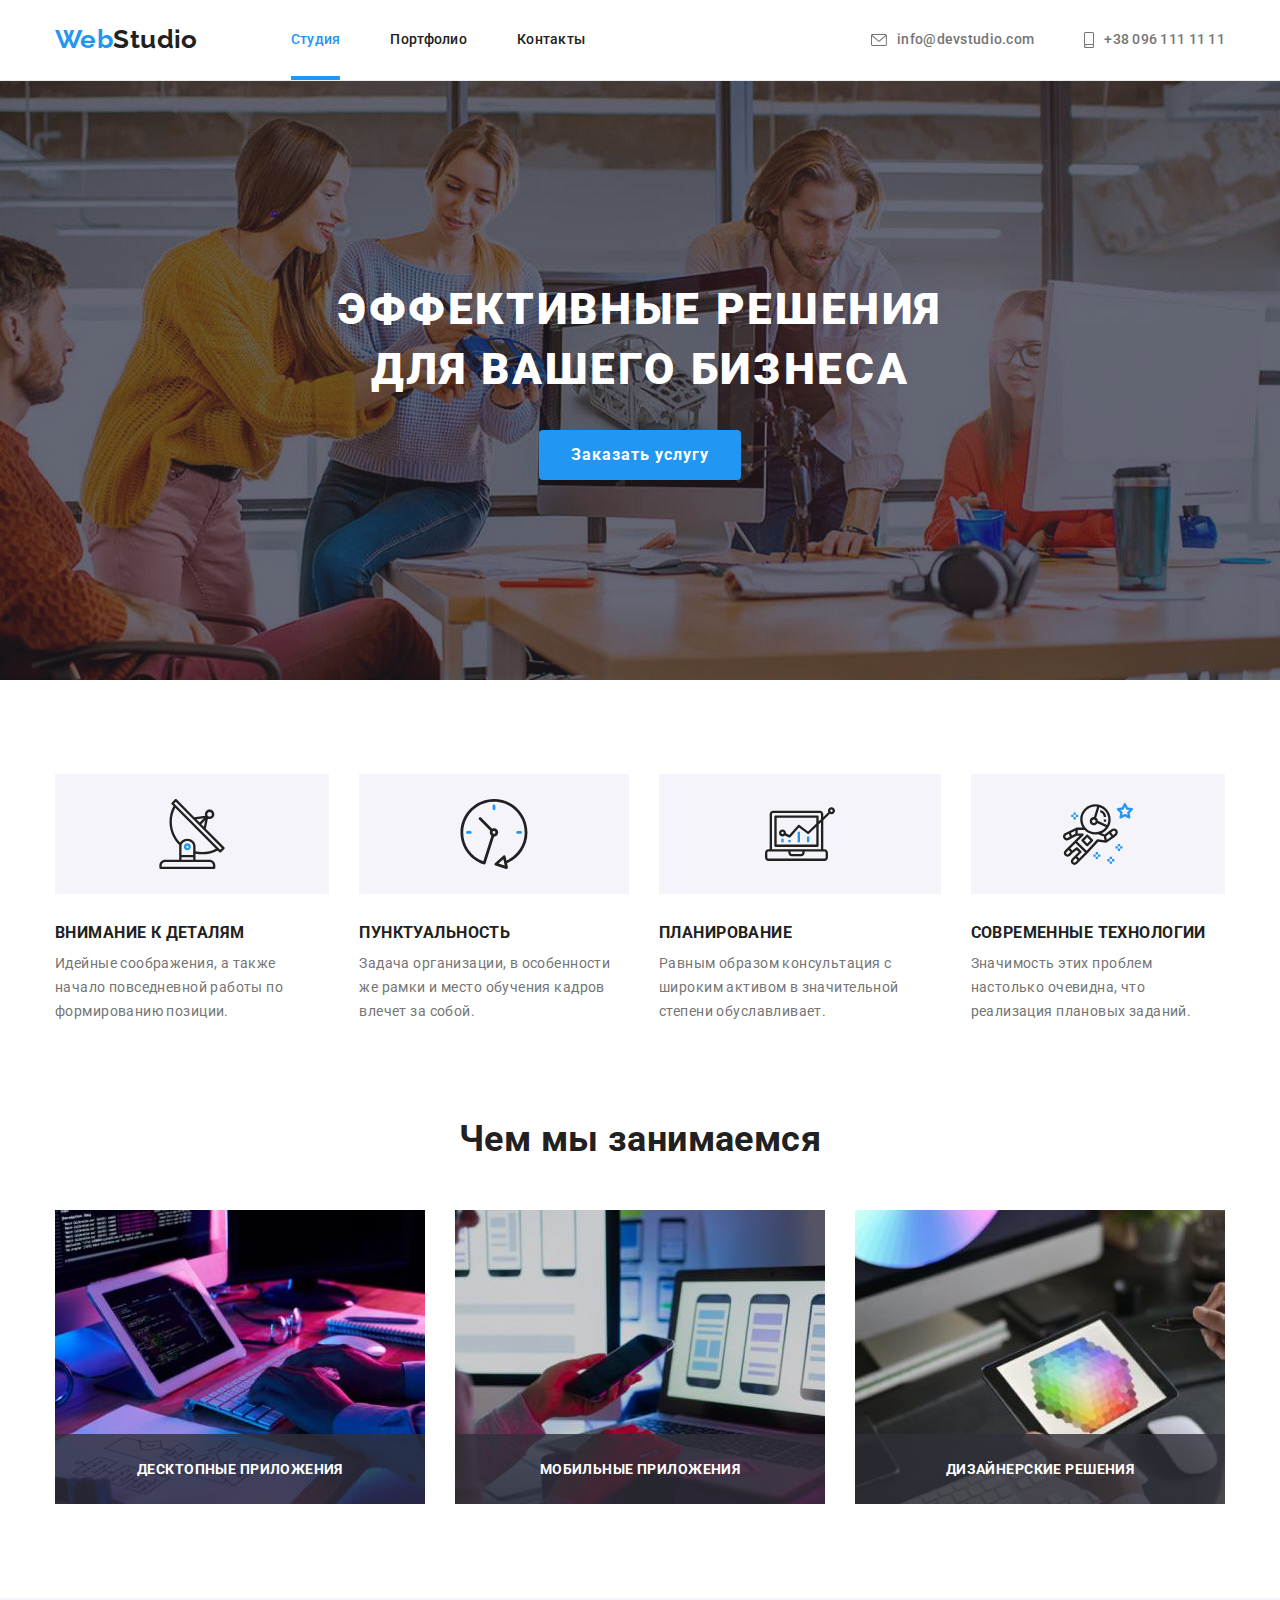
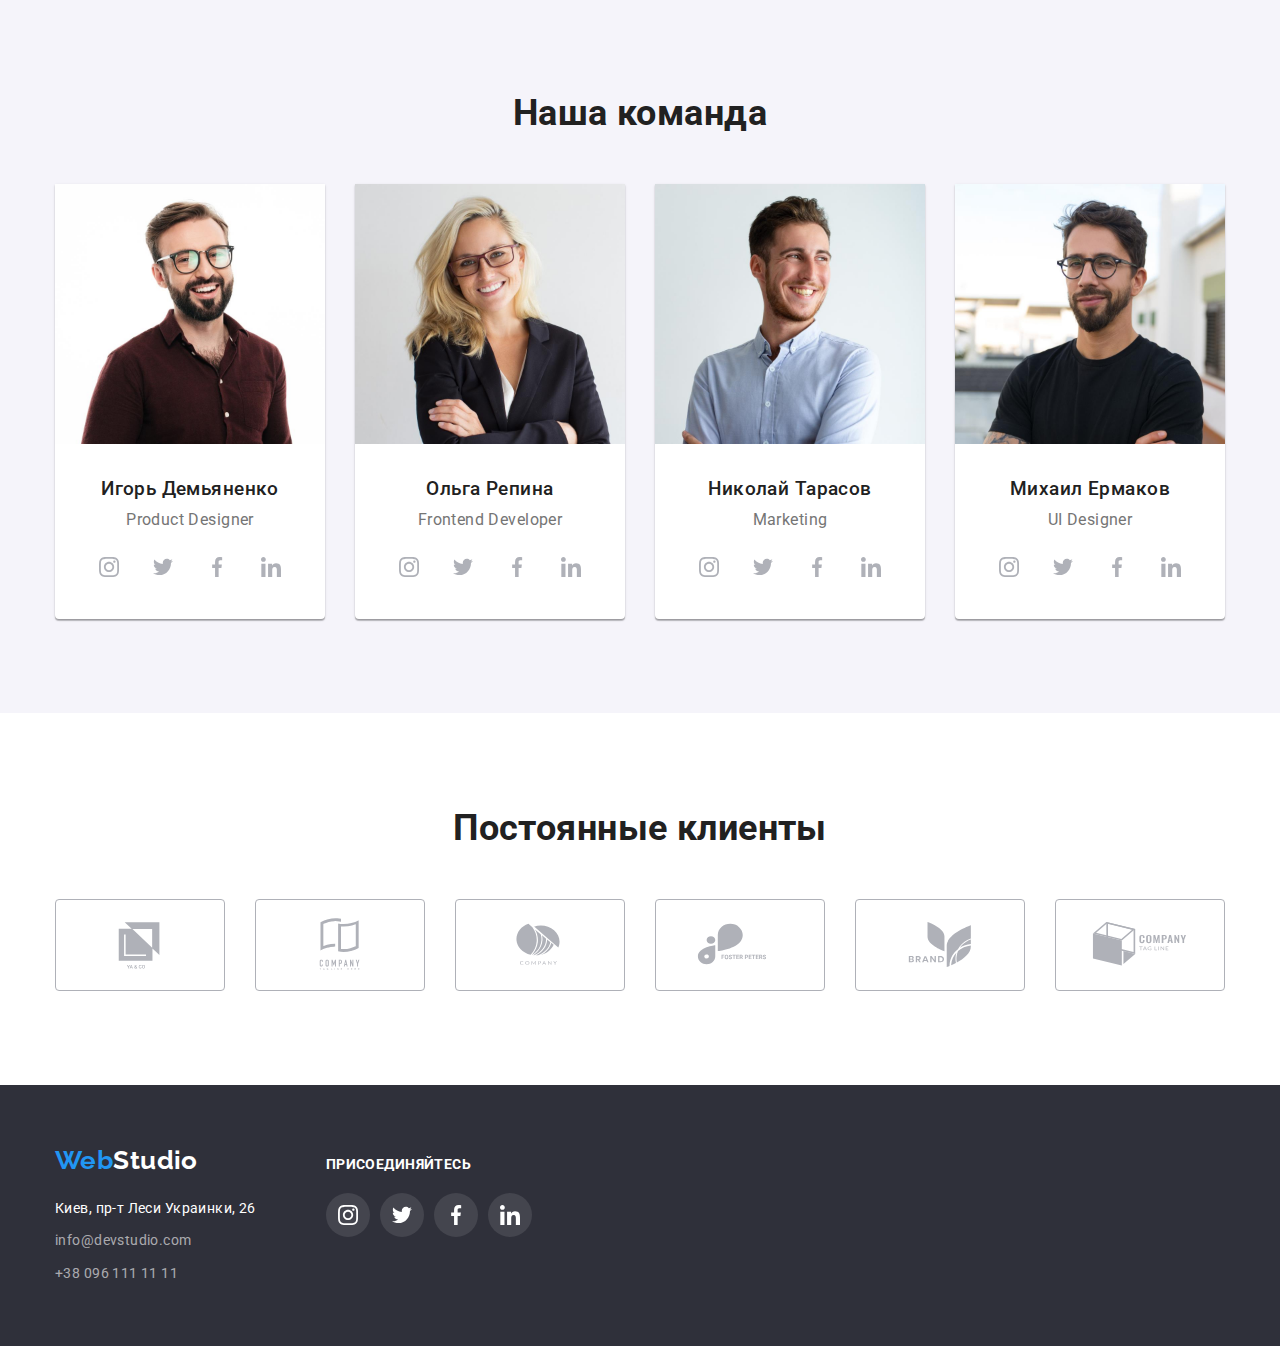
<file: index.html>
<!DOCTYPE html>
<html lang="ru">
<head>
    <meta charset="UTF-8">
    <meta http-equiv="X-UA-Compatible" content="IE=edge">
    <meta name="viewport" content="width=device-width, initial-scale=1.0">
    <title>Главная страница</title>
    <link href="https://fonts.googleapis.com/css2?family=Raleway:wght@700&family=Roboto:wght@400;500;700;900&display=swap" rel="stylesheet">
    <link rel="stylesheet" href="https://cdnjs.cloudflare.com/ajax/libs/modern-normalize/1.1.0/modern-normalize.min.css">
    <link rel="stylesheet" href="./css/styles.css">
</head>
<body>
    <header class="header">
       <div class="main-nav container">
            <a href="index.html" class="logo">Web<span class="header-logo-span">Studio</span></a>
            <nav class="site-nav">
                <ul class="nav-list">
                    <li class="nav-item">
                        <a href="index.html" class="nav-link current">Студия</a> 
                
                    </li>
                    <li class="nav-item">
                        <a href="portfolio.html" class="nav-link">Портфолио</a> 
                    </li>
                    <li class="nav-item">
                        <a href="contacts.html" class="nav-link">Контакты</a> 
                    </li>
                </ul>          
            </nav>
            <ul class="header-contacts">
                <li class="contact-item">
                    <a href="mailto:info@devstudio.com" class="contact-link"> 
                        <svg class="contact-icon email">
                        <use href="./images/symbol-defs.svg#icon-envelope"></use>
                    </svg>
                    info@devstudio.com
                    </a>
                </li>
                <li class="contact-item">
                    <a href="tel:+380961111111" class="contact-link">
                        <svg class="contact-icon smartphone">
                            <use href="./images/symbol-defs.svg#icon-smartphone"></use>
                        </svg>
                    +38 096 111 11 11
                    </a>
                </li>
            </ul>
       </div>
    </header>
    <!--Main content-->
    <main>
         <section class="hero overlay">
                <h1 class="hero-title">Эффективные решения для вашего бизнеса</h1>
                <button type="button" class="hero-button" data-modal-open>Заказать услугу</button>
                <div class="backdrop is-hidden" data-modal>
                    <div class="modal">
                        <button class="close-icon" data-modal-close>
                            <svg class="close-icon-black">
                                <use href="./images/symbol-defs.svg#icon-close-black"></use>
                            </svg>
                        </button>
                    </div>
                </div>
         </section>
         <section class="section">
             <div class="container">
                <h2 class="visually-hidden">Наши преимущества</h2>
                <ul class="features-list">
                    <li class="list-item">
                        <div class="feature-pic">
                            <svg class="feature-icon">
                                <use href="./images/symbol-defs.svg#icon-antenna"></use>
                            </svg> 
                        </div>
                        <h3 class="list-title">Внимание к деталям</h3>
                        <p class="list-text">Идейные соображения, а также начало повседневной работы по формированию позиции.</p>
                    </li>
                    <li class="list-item">   
                        <div class="feature-pic">      
                            <svg class="feature-icon">
                                <use href="./images/symbol-defs.svg#icon-clock"></use>
                            </svg> 
                        </div>
                        <h3 class="list-title">Пунктуальность</h3>
                        <p class="list-text">Задача организации, в особенности же рамки и место обучения кадров влечет за собой.</p>
                    </li>
                    <li class="list-item">
                        <div class="feature-pic">
                            <svg class="feature-icon">
                                <use href="./images/symbol-defs.svg#icon-diagram"></use>
                            </svg> 
                        </div>
                        <h3 class="list-title">Планирование</h3>
                        <p class="list-text">Равным образом консультация с широким активом в значительной степени обуславливает.</p>
                    </li>
                    <li class="list-item">
                        <div class="feature-pic">
                            <svg class="feature-icon">
                                <use href="./images/symbol-defs.svg#icon-astronaut"></use>
                            </svg>
                        </div> 
                        <h3 class="list-title">Современные технологии</h3>
                        <p class="list-text">Значимость этих проблем настолько очевидна, что реализация плановых заданий.</p>
                    </li>
                </ul>
            </div>
        </section>
        <section class="about section">
            <div class="container">
                <h2 class="section-title">Чем мы занимаемся</h2>
                <ul class="about-list">
                    <li class="list-item">
                        <img src="./images/studio/box1.jpg" alt="what we're doing 1" width="370" height="294" class="list-image">
                        <div class="img-caption-bg">
                            <p class="img-caption-text">Десктопные приложения</p>
                        </div> 
                    </li>
                        
                    <li class="list-item">
                        <img src="./images/studio/box2.jpg" alt="what we're doing 2" width="370" height="294" class="list-image">
                        <div class="img-caption-bg">
                            <p class="img-caption-text">Мобильные приложения</p>
                        </div>
                    </li>
                    <li class="list-item">
                        <img src="./images/studio/box3.jpg" alt="what we're doing 3" width="370" height="294" class="list-image">
                        <div class="img-caption-bg">
                            <p class="img-caption-text">Дизайнерские решения</p>
                        </div>
                    </li>
                </ul>
            </div>
        </section>
        <!-- Секция Наша команда -->
        <section class="team section">
            <div class="container">
                <h2 class="section-title">Наша команда</h2>
                <ul class="team-list">
                    <li class="list-item">
                        <img src="./images/studio/img1.jpg" alt="Игорь Демьяненко" width="270" height="260">
                        <div class="team-decoration">
                            <h3 class="list-title">Игорь Демьяненко</h3>
                            <p class="list-text">Product Designer</p>  
                            <ul class="social-list">
                                <li class="social-item">
                                    <a href="#" class="social-link">
                                        <svg class="social-icon">
                                            <use href="./images/symbol-defs.svg#icon-instagram"></use>
                                        </svg>
                                    </a>
                                </li>
                                <li class="social-item"><a href="#" class="social-link">
                                    <svg class="social-icon">
                                        <use href="./images/symbol-defs.svg#icon-twitter"></use>
                                    </svg>
                                </a></li>
                                <li class="social-item"><a href="#" class="social-link">
                                    <svg class="social-icon">
                                        <use href="./images/symbol-defs.svg#icon-facebook"></use>
                                    </svg>
                                </a></li>
                                <li class="social-item"><a href="#" class="social-link">
                                    <svg class="social-icon">
                                        <use href="./images/symbol-defs.svg#icon-linkedin"></use>
                                    </svg>
                                </a></li>
                            </ul>
                        </div>
                    </li>
                    <li class="list-item"> 
                        <img src="./images/studio/img2.jpg" alt="Ольга Репина" width="270" height="260">
                        <div class="team-decoration">
                            <h3 class="list-title">Ольга Репина</h3>
                            <p class="list-text">Frontend Developer</p>
                            <ul class="social-list">
                                <li class="social-item">
                                    <a href="#" class="social-link">
                                        <svg class="social-icon">
                                            <use href="./images/symbol-defs.svg#icon-instagram"></use>
                                        </svg>
                                    </a>
                                </li>
                                <li class="social-item"><a href="#" class="social-link">
                                    <svg class="social-icon">
                                        <use href="./images/symbol-defs.svg#icon-twitter"></use>
                                    </svg>
                                </a></li>
                                <li class="social-item"><a href="#" class="social-link">
                                    <svg class="social-icon">
                                        <use href="./images/symbol-defs.svg#icon-facebook"></use>
                                    </svg>
                                </a></li>
                                <li class="social-item"><a href="#" class="social-link">
                                    <svg class="social-icon">
                                        <use href="./images/symbol-defs.svg#icon-linkedin"></use>
                                    </svg>
                                </a></li>
                            </ul>
                        </div>
                    </li>
                    <li class="list-item">
                        <img src="./images/studio/img3.jpg" alt="Николай Тарасов" width="270" height="260">
                        <div class="team-decoration">
                            <h3 class="list-title">Николай Тарасов</h3>
                            <p class="list-text">Marketing</p>
                            <ul class="social-list">
                                <li class="social-item">
                                    <a href="#" class="social-link">
                                        <svg class="social-icon">
                                            <use href="./images/symbol-defs.svg#icon-instagram"></use>
                                        </svg>
                                    </a>
                                </li>
                                <li class="social-item"><a href="#" class="social-link">
                                    <svg class="social-icon">
                                        <use href="./images/symbol-defs.svg#icon-twitter"></use>
                                    </svg>
                                </a></li>
                                <li class="social-item"><a href="#" class="social-link">
                                    <svg class="social-icon">
                                        <use href="./images/symbol-defs.svg#icon-facebook"></use>
                                    </svg>
                                </a></li>
                                <li class="social-item"><a href="#" class="social-link">
                                    <svg class="social-icon">
                                        <use href="./images/symbol-defs.svg#icon-linkedin"></use>
                                    </svg>
                                </a></li>
                            </ul>
                        </div>
                    </li>
                    <li class="list-item">  
                        <img src="./images/studio/img4.jpg" alt="Михаил Ермаков" width="270" height="260">
                            <div class="team-decoration">
                                <h3 class="list-title">Михаил Ермаков</h3>
                                <p class="list-text">UI Designer</p>
                                <ul class="social-list">
                                    <li class="social-item">
                                        <a href="#" class="social-link">
                                            <svg class="social-icon">
                                                <use href="./images/symbol-defs.svg#icon-instagram"></use>
                                            </svg>
                                        </a>
                                    </li>
                                    <li class="social-item"><a href="#" class="social-link">
                                        <svg class="social-icon">
                                            <use href="./images/symbol-defs.svg#icon-twitter"></use>
                                        </svg>
                                    </a></li>
                                    <li class="social-item"><a href="#" class="social-link">
                                        <svg class="social-icon">
                                            <use href="./images/symbol-defs.svg#icon-facebook"></use>
                                        </svg>
                                    </a></li>
                                    <li class="social-item"><a href="#" class="social-link">
                                        <svg class="social-icon">
                                            <use href="./images/symbol-defs.svg#icon-linkedin"></use>
                                        </svg>
                                    </a></li>
                                </ul>
                        </div>
                    </li>
                </ul>
            </div>
        </section>
        <section class="clients section">
            <div class="container">
                <h2 class="section-title">Постоянные клиенты</h2>
                <ul class="clients-list">
                    <li class="client-item">
                        <a href="#" class="client-link">
                        <svg class="client-icon">
                            <use href="./images/symbol-defs.svg#icon-client-logo-1"></use>
                        </svg> 
                    </a></li>
                    <li class="client-item">
                        <a href="#" class="client-link">
                        <svg class="client-icon">
                            <use href="./images/symbol-defs.svg#icon-client-logo-2"></use>
                        </svg> 
                    </a></li>
                    <li class="client-item">
                        <a href="#" class="client-link">
                        <svg class="client-icon">
                            <use href="./images/symbol-defs.svg#icon-client-logo-3"></use>
                        </svg> 
                    </a></li>
                    <li class="client-item">
                        <a href="#" class="client-link">
                        <svg class="client-icon">
                            <use href="./images/symbol-defs.svg#icon-client-logo-4"></use>
                            
                        </svg> 
                    </a></li>
                    <li class="client-item">
                        <a href="#" class="client-link">
                        <svg class="client-icon">
                            <use href="./images/symbol-defs.svg#icon-client-logo-5"></use>
                        </svg> 
                    </a></li>
                    <li class="client-item">
                        <a href="#" class="client-link">
                        <svg class="client-icon">
                            <use href="./images/symbol-defs.svg#icon-client-logo-6"></use>
                        </svg> 
                    </a></li>
                </ul>
            </div>
        </section>
    </main>
    <footer class="footer">
        <div class="container main">
        <div class="left-content">
            <a href="index.html" class="logo logo-footer">Web<span class="footer-logo-span">Studio</span></a>          
            <address>
                <ul class="contact">
                    <li class="list-item">
                        <a href="https://goo.gl/maps/J4pYUuRFbCx2AoaY6" class="contact-link address">Киев, пр-т Леси Украинки, 26</a>
                    </li>
                    <li class="list-item">
                        <a href="mailto:info@devstudio.com" class="contact-link"> info@devstudio.com</a>
                    </li>
                    <li class="list-item"> 
                        <a href="tel:+380961111111" class="contact-link"> +38 096 111 11 11</a>
                    </li> 
                </ul>            
            </address>
        </div>
        
        <div class="right-content">  
            <p class="footer-text">Присоединяйтесь</p>
            <ul class="social-list footer">
                <li class="social-item">
                    <a href="#" class="social-link">
                        <svg class="social-icon">
                            <use href="./images/symbol-defs.svg#icon-instagram"></use>
                        </svg>
                    </a>
                </li>
                <li class="social-item"><a href="#" class="social-link">
                    <svg class="social-icon">
                        <use href="./images/symbol-defs.svg#icon-twitter"></use>
                    </svg>
                </a></li>
                <li class="social-item"><a href="#" class="social-link">
                    <svg class="social-icon">
                        <use href="./images/symbol-defs.svg#icon-facebook"></use>
                    </svg>
                </a></li>
                <li class="social-item"><a href="#" class="social-link">
                    <svg class="social-icon">
                        <use href="./images/symbol-defs.svg#icon-linkedin"></use>
                    </svg>
                </a></li>
            </ul>
        </div>
        </div>
    </footer>
    <script src="./js/modal.js"></script>  
</body>
</html>
</file>
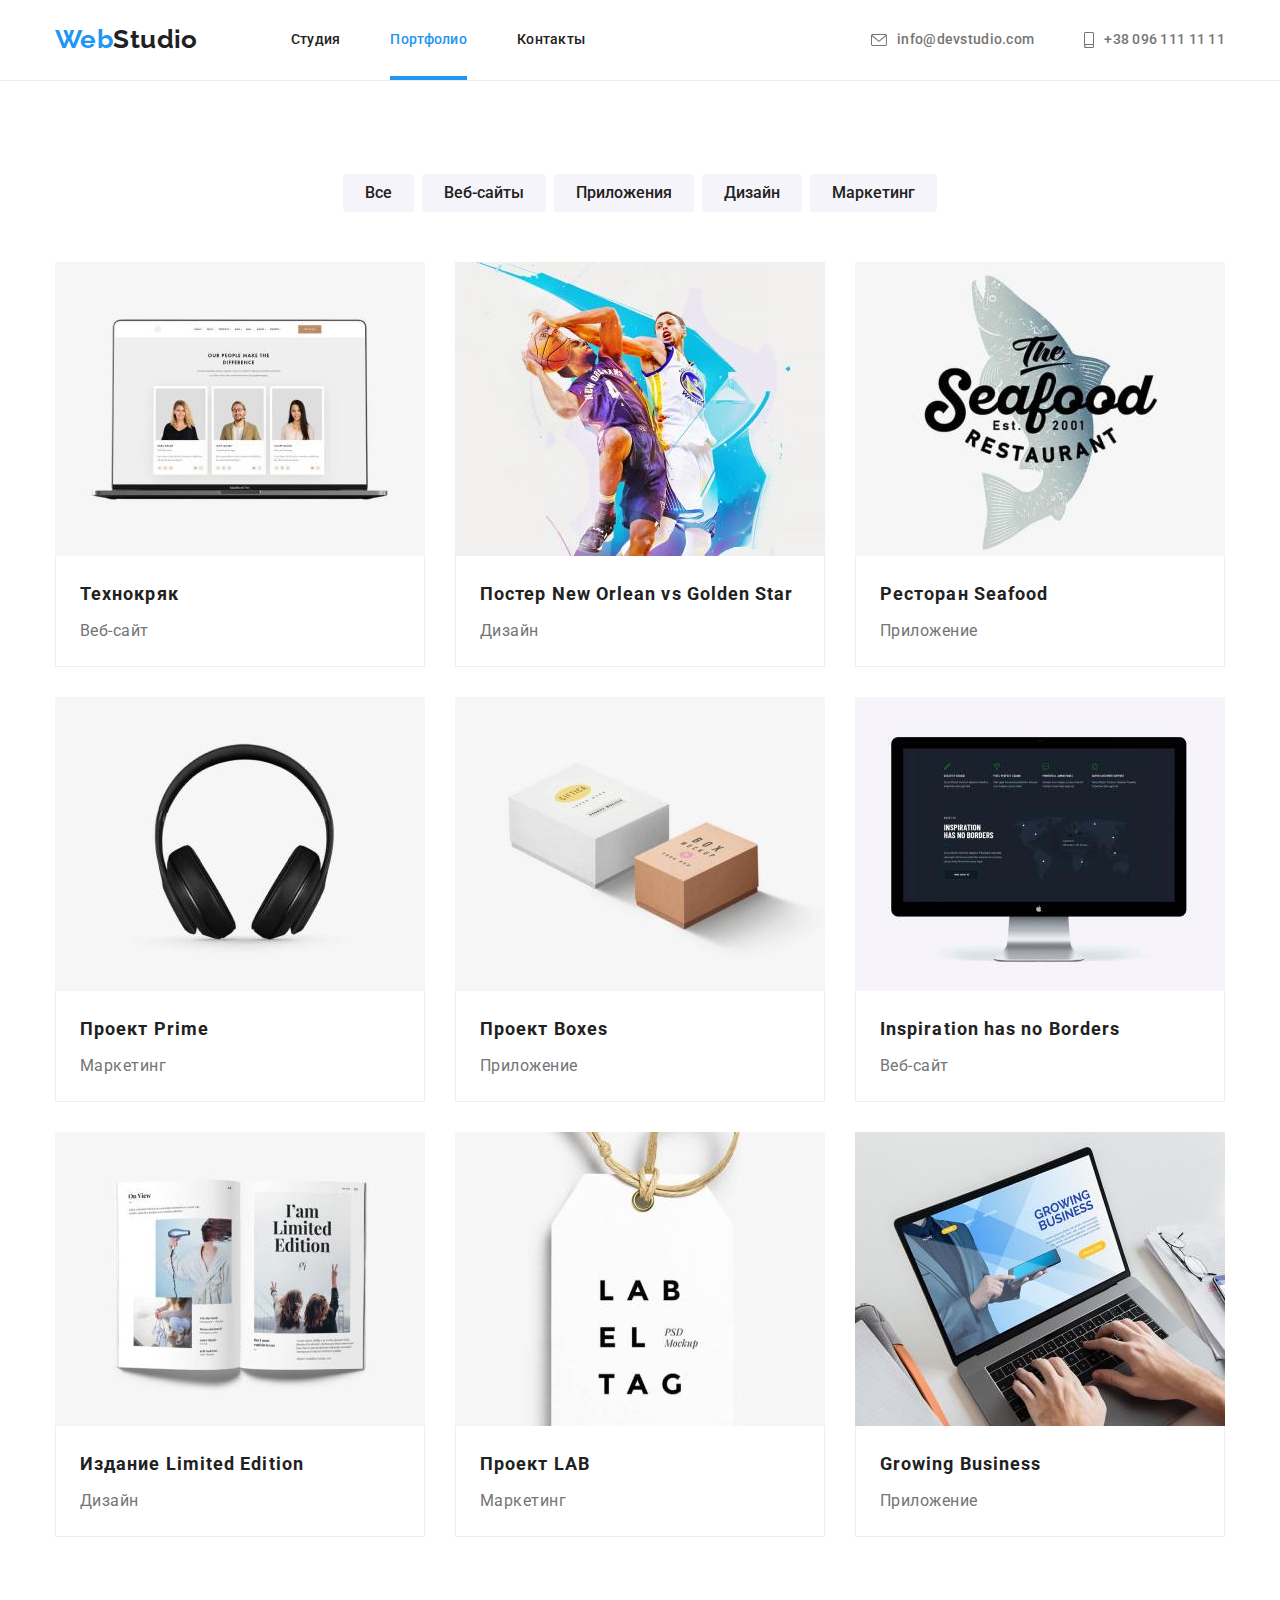
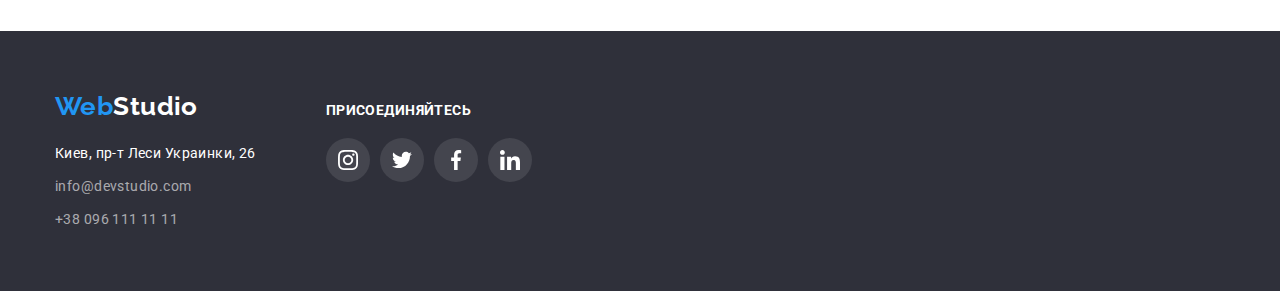
<file: portfolio.html>
<!DOCTYPE html>
<html lang="ru">
<head>
    <meta charset="UTF-8">
    <meta http-equiv="X-UA-Compatible" content="IE=edge">
    <meta name="viewport" content="width=device-width, initial-scale=1.0">
    <title>Страница Portfolio</title>
    <link href="https://fonts.googleapis.com/css2?family=Raleway:wght@700&family=Roboto:wght@400;500;700;900&display=swap" rel="stylesheet">
    <link rel="stylesheet" href="https://cdnjs.cloudflare.com/ajax/libs/modern-normalize/1.1.0/modern-normalize.min.css">
    <link rel="stylesheet" href="./css/styles.css">
</head>
<body>
    <header class="header">
        <div class="main-nav container">
             <a href="index.html" class="logo">Web<span class="header-logo-span">Studio</span></a>
             <nav class="site-nav">
                 <ul class="nav-list">
                     <li class="nav-item">
                         <a href="index.html" class="nav-link">Студия</a> 
                 
                     </li>
                     <li class="nav-item">
                         <a href="portfolio.html" class="nav-link current">Портфолио</a> 
                     </li>
                     <li class="nav-item">
                         <a href="contacts.html" class="nav-link">Контакты</a> 
                     </li>
                 </ul>          
             </nav>
             <ul class="header-contacts">
                 <li class="contact-item">
                     <a href="mailto:info@devstudio.com" class="contact-link"> 
                         <svg class="contact-icon email">
                         <use href="./images/symbol-defs.svg#icon-envelope"></use>
                     </svg>
                     info@devstudio.com
                     </a>
                 </li>
                 <li class="contact-item">
                     <a href="tel:+380961111111" class="contact-link">
                         <svg class="contact-icon smartphone">
                             <use href="./images/symbol-defs.svg#icon-smartphone"></use>
                         </svg>
                     +38 096 111 11 11
                     </a>
                 </li>
             </ul>
        </div>
     </header>
    <!--Main content-->
    <main>
        <section class="section">
            <div class="container">
                <h1 class="visually-hidden">Наши работы</h1>
                <ul class="portfolio-nav">
                    <li class="list-item">
                        <button type="button" class="nav-button">Все</button></li>
                    <li class="list-item">
                        <button type="button" class="nav-button">Веб-сайты</button></li>
                    <li class="list-item">
                        <button type="button" class="nav-button">Приложения</button></li>
                    <li class="list-item">
                        <button type="button" class="nav-button">Дизайн</button></li>
                    <li class="list-item">
                        <button type="button" class="nav-button">Маркетинг</button></li>
                </ul>  
                <ul class="projects-list">
                    <li class="list-item">
                        <a href="#" class="project-link">
                            <div class="project-img">
                                <img src="./images/portfolio/img1.jpg" alt="Технокряк" width="370" height="294" class="list-image">
                                <div class="img-overlay">
                                    <p class="text-overlay">Технокряк это современная площадка распространения коронавируса. Компании используют эту платформу для цифрового шпионажа и атак на защищённые сервера конкурентов.</p>
                                </div>
                            </div>
                            <div class="border-rule">
                                <h2 class="list-title">Технокряк</h2>
                                <p class="list-text">Веб-сайт</p>
                            </div>
                        </a>
                    </li>
                    <li class="list-item">
                        <a href="#" class="project-link">
                            <div class="project-img">
                                <img src="./images/portfolio/img2.jpg" alt="Постер New Orlean vs Golden Star" width="370" height="294" class="list-image">
                                <div class="img-overlay">
                                    <p class="text-overlay">Технокряк это современная площадка распространения коронавируса. Компании используют эту платформу для цифрового шпионажа и атак на защищённые сервера конкурентов.</p>
                                </div>
                            </div>
                            <div class="border-rule">
                                <h2 class="list-title">Постер New Orlean vs Golden Star</h2>
                                <p class="list-text">Дизайн</p>
                            </div>
                        </a>
                    </li>
                    <li class="list-item">
                        <a href="#" class="project-link">
                            <div class="project-img">
                                <img src="./images/portfolio/img3.jpg" alt="Ресторан Seafood" width="370" height="294" class="list-image">
                                <div class="img-overlay">
                                    <p class="text-overlay">Технокряк это современная площадка распространения коронавируса. Компании используют эту платформу для цифрового шпионажа и атак на защищённые сервера конкурентов.</p>
                                </div>
                            </div>
                            
                            <div class="border-rule">
                                <h2 class="list-title">Ресторан Seafood</h2>
                                <p class="list-text">Приложение</p>
                            </div>
                        </a>
                    </li>
                    <li class="list-item">
                        <a href="#" class="project-link">
                            <div class="project-img">
                                <img src="./images/portfolio/img4.jpg" alt="Проект Prime" width="370" height="294" class="list-image">
                                <div class="img-overlay">
                                    <p class="text-overlay">Технокряк это современная площадка распространения коронавируса. Компании используют эту платформу для цифрового шпионажа и атак на защищённые сервера конкурентов.</p>
                                </div>
                            </div>
                           
                            <div class="border-rule">
                                <h2 class="list-title">Проект Prime</h2>
                                <p class="list-text">Маркетинг</p>
                            </div>
                       </a>
                    </li>
                    <li class="list-item">
                        <a href="#" class="project-link">
                            <div class="project-img">
                                <img src="./images/portfolio/img5.jpg" alt="Проект Boxes" width="370" height="294" class="list-image">
                                <div class="img-overlay">
                                    <p class="text-overlay">Технокряк это современная площадка распространения коронавируса. Компании используют эту платформу для цифрового шпионажа и атак на защищённые сервера конкурентов.</p>
                                </div>
                            </div>
                           
                            <div class="border-rule">
                                <h2 class="list-title">Проект Boxes</h2>
                                <p class="list-text">Приложение</p>
                            </div>
                        </a>
                    </li>
                    <li class="list-item">
                        <a href="#" class="project-link">
                            <div class="project-img">
                                <img src="./images/portfolio/img6.jpg" alt="Inspiration has no Borders" width="370" height="294" class="list-image">
                                <div class="img-overlay">
                                    <p class="text-overlay">Технокряк это современная площадка распространения коронавируса. Компании используют эту платформу для цифрового шпионажа и атак на защищённые сервера конкурентов.</p>
                                </div>
                            </div>
                           
                            <div class="border-rule">
                                <h2 class="list-title">Inspiration has no Borders</h2>
                                <p class="list-text">Веб-сайт</p>
                            </div>
                        </a>
                    </li>
                    <li class="list-item">
                        <a href="#" class="project-link">
                            <div class="project-img">
                                <img src="./images/portfolio/img7.jpg" alt="Издание Limited Edition" width="370" height="294" class="list-image">
                                <div class="img-overlay">
                                    <p class="text-overlay">Технокряк это современная площадка распространения коронавируса. Компании используют эту платформу для цифрового шпионажа и атак на защищённые сервера конкурентов.</p>
                                </div>
                            </div>
                            
                            <div class="border-rule">
                                <h2 class="list-title">Издание Limited Edition</h2>
                                <p class="list-text">Дизайн</p>
                            </div>
                        </a>
                    </li>
                    <li class="list-item">
                        <a href="#" class="project-link">
                            <div class="project-img">
                                <img src="./images/portfolio/img8.jpg" alt="Проект LAB" width="370" height="294" class="list-image">
                                <div class="img-overlay">
                                    <p class="text-overlay">Технокряк это современная площадка распространения коронавируса. Компании используют эту платформу для цифрового шпионажа и атак на защищённые сервера конкурентов.</p>
                                </div>
                            </div>
                           
                            <div class="border-rule">
                                <h2 class="list-title">Проект LAB</h2>
                                <p class="list-text">Маркетинг</p>
                            </div>
                        </a>
                    </li>
                    <li class="list-item">
                        <a href="#" class="project-link">
                            <div class="project-img">
                                <img src="./images/portfolio/img9.jpg" alt="Growing Business" width="370" height="294" class="list-image">
                                <div class="img-overlay">
                                    <p class="text-overlay">Технокряк это современная площадка распространения коронавируса. Компании используют эту платформу для цифрового шпионажа и атак на защищённые сервера конкурентов.</p>
                                </div>
                            </div>
                           
                            <div class="border-rule">
                                <h3 class="list-title">Growing Business</h3>
                                <p class="list-text">Приложение</p>
                            </div>
                        </a>
                    </li>
                </ul>
            </div>
        </section>
    </main> 
    <footer class="footer">
        <div class="container main">
        <div class="left-content">
            <a href="index.html" class="logo logo-footer">Web<span class="footer-logo-span">Studio</span></a>          
            <address>
                <ul class="contact">
                    <li class="list-item">
                        <a href="https://goo.gl/maps/J4pYUuRFbCx2AoaY6" class="contact-link address">Киев, пр-т Леси Украинки, 26</a>
                    </li>
                    <li class="list-item">
                        <a href="mailto:info@devstudio.com" class="contact-link"> info@devstudio.com</a>
                    </li>
                    <li class="list-item"> 
                        <a href="tel:+380961111111" class="contact-link"> +38 096 111 11 11</a>
                    </li> 
                </ul>            
            </address>
        </div>
        
        <div class="right-content">  
            <p class="footer-text">Присоединяйтесь</p>
            <ul class="social-list footer">
                <li class="social-item">
                    <a href="#" class="social-link">
                        <svg class="social-icon">
                            <use href="./images/symbol-defs.svg#icon-instagram"></use>
                        </svg>
                    </a>
                </li>
                <li class="social-item"><a href="#" class="social-link">
                    <svg class="social-icon">
                        <use href="./images/symbol-defs.svg#icon-twitter"></use>
                    </svg>
                </a></li>
                <li class="social-item"><a href="#" class="social-link">
                    <svg class="social-icon">
                        <use href="./images/symbol-defs.svg#icon-facebook"></use>
                    </svg>
                </a></li>
                <li class="social-item"><a href="#" class="social-link">
                    <svg class="social-icon">
                        <use href="./images/symbol-defs.svg#icon-linkedin"></use>
                    </svg>
                </a></li>
            </ul>
        </div>
        </div>
    </footer>
    
</body>
</html>
</file>
<file: css/styles.css>
:root{
    --primary-text-color: #757575;
    --title-text-color: #212121;
    --primary-accent-color: #2196F3; 
    --secondary-accent-color: #FFFFFF;
}
body{
    color: var(--primary-text-color);
    font-family: 'Roboto', sans-serif;
    font-size: 14px;
    line-height: 1.7;
    letter-spacing: 0.03em;
}
h1,h2,h3,p{
    margin: 0;
}
ul{
    margin: 0;
    padding: 0;
    list-style: none;
}
a{
    text-decoration: none;
}
body{
    padding-top: 80px;
}
/* Шапка сайта */
.header{
    background-color: var(--secondary-accent-color);
    border-bottom: 1px solid #ECECEC;
    position: fixed;
    top: 0;
    width: 100%;
    z-index: 1;
}
.section{
    padding-top: 94px;
    padding-bottom: 94px;

}
.container{
    margin-right: auto;
    margin-left: auto;
    width: 1200px;
    padding-left: 15px;
    padding-right: 15px;
}
.main-nav,
.about-list,
.features-list,
.team-list,
.projects-list,
.portfolio-nav{
    display: flex;
    align-items: center;
}
.logo{
    margin-right: 93px;
    font-family: Raleway;
    font-weight: 700;
    font-size: 26px;
    line-height: 1.2;
    color: var(--primary-accent-color);   
}

.header-logo-span{
   color: var(--title-text-color);
}
/* Навигация сайта */

.nav-list,
.header-contacts{
    display: flex;
    font-weight: 500;
    line-height: 1.14;
    letter-spacing: 0.02em;
}
.site-nav .nav-item + .nav-item,
.header-contacts .contact-item + .contact-item {
    margin-left: 50px;
}
.header-contacts{
    margin-left: auto;
    align-items: center;
    
}
.contact-link{
    display: flex;
    align-items: center;
    font-style: normal;
    color: rgba(255, 255, 255, 0.6);
    transition: color 250ms cubic-bezier(0.4, 0, 0.2, 1);
}
.email{
    width: 16px;
    height: 12px;
}
.smartphone{
    width: 10px;
    height: 16px;
}
.contact-icon{
    margin-right: 10px;
    fill: var(--primary-text-color);
    transition: fill 250ms cubic-bezier(0.4, 0, 0.2, 1);
}
.header-contacts{
    padding-top: 32px;
    padding-bottom: 32px;
}
.nav-link{
    color: var(--title-text-color);
    transition: color 250ms cubic-bezier(0.4, 0, 0.2, 1);
}
.header-contacts .contact-link{ 
    color: var(--primary-text-color);
    transition: color 250ms cubic-bezier(0.4, 0, 0.2, 1);
}
.nav-link:hover, 
.nav-link:focus, 
.nav-link.current,
.contact-link:hover, 
.contact-link:focus{
    color: var(--primary-accent-color);
}
.contact-link:hover .contact-icon, 
.contact-link:focus .contact-icon{
    fill: var(--primary-accent-color);
}
.nav-link.current{
    display: flex;
    position: relative;
    transition: color 250ms cubic-bezier(0.4, 0, 0.2, 1);
    
}
.current::after{
    position: absolute;
    bottom: -32px;
    content: '';
    width: 100%;
    height: 4px;
    background-color: var(--primary-accent-color);
}
/* Секция Hero */
.hero{   
    background-color: #2F303A;
    text-align: center;
    padding-top: 200px;
    padding-bottom: 200px;
    max-width: 1600px;
    margin-left: auto;
    margin-right: auto;
    background-image: linear-gradient(
        rgba(47, 48, 58, 0.4), 
        rgba(47, 48, 58, 0.4)
    ),
     url(../images/studio/hero-image.jpg);
     background-repeat: no-repeat;
     background-position: center;
     background-size: cover;
}
.hero-title{
    width: 696px;
    margin-left: auto;
    margin-right: auto;
    margin-bottom: 30px;

    color: var(--secondary-accent-color);
    font-weight: 900;
    font-size: 44px;
    line-height: 1.36; 
    letter-spacing: 0.06em;
    text-transform: uppercase;
    
    
    }
.hero-button{
    border-radius: 4px;
    border-width: 0;
    padding: 10px 32px; 

    cursor: pointer;
    font-family: inherit;
    font-weight: 700;
    font-size: 16px;
    line-height: 1.88;
    letter-spacing: 0.06em;

    color: var(--secondary-accent-color);
    background-color: var(--primary-accent-color);
    transition: background-color 250ms cubic-bezier(0.4, 0, 0.2, 1),
                box-shadow 250ms cubic-bezier(0.4, 0, 0.2, 1);
    }
.hero-button:hover, 
.hero-button:focus{
    box-shadow: 0px 4px 4px rgba(0, 0, 0, 0.15);
    background-color: #188CE8;
   
}
/* Секция About */
.about-list .list-item + .list-item{
    margin-left: 30px;
}
.about-list .list-item{
    position: relative;
}
.img-caption-bg{
    display: flex;
    justify-content: center;
    align-items: center;
    width: 100%;
    height: 70px;
    background-color: rgba(47, 48, 58, 0.8);;
    position: absolute;
    bottom:0;
}
.img-caption-text{
    text-transform: uppercase;
    color: var(--secondary-accent-color);
    font-weight: 700;
    line-height: 1.17;
}
/* Секция преимущества*/
.section-title{
    font-weight: 700;
    font-size: 36px;
    line-height: 1.17;
    text-align: center;
    color: var(--title-text-color);
    margin-bottom: 50px;
}
.visually-hidden {
    position: absolute;
    white-space: nowrap;
    width: 1px;
    height: 1px;
    overflow: hidden;
    border: 0;
    padding: 0;
    clip: rect(0 0 0 0);
    clip-path: inset(50%);
    margin: -1px;
  }
  
.features-list .list-item + .list-item{
   margin-left: 30px; 
}
.features-list .list-title{
    font-weight: 700;
    line-height: 1.14;
    text-transform: uppercase;
    color: var(--title-text-color);
    margin-bottom: 10px;  
}
.features-list .list-text{
    margin: 0;
}
.feature-pic{
    display: flex;
    justify-content: center;
    align-items: center; 
    margin-bottom: 30px;
    height: 120px;
    background-color: #F5F4FA;
}   
.feature-icon{
    width: 70px;
    height: 70px;
}
.about{
    padding-top: 0;
}
/* Секция наша команда*/
.team{
    background-color:#F5F4FA;
    
}
.team-list{
    font-size: 16px;
    line-height: 1.19;
    text-align: center;
}
.team-list .list-item{
    background: #FFFFFF;
    box-shadow: 0px 1px 3px rgba(0, 0, 0, 0.12), 0px 1px 1px rgba(0, 0, 0, 0.14), 0px 2px 1px rgba(0, 0, 0, 0.2);
    border-radius: 0px 0px 4px 4px;
}
.team-list .list-item + .list-item{
    margin-left: 30px; 
 }
.team-list .list-title{
    font-weight: 500;
    color: var(--title-text-color);  
    margin-bottom: 10px; 
}  
.team-list .list-text{
    margin-bottom: 16px;
}
.team-decoration{
    padding-top: 30px;
    padding-bottom: 30px;
}
.social-list{
    display: flex;
    justify-content: center;
}
.social-item{
    width: 44px;
    height: 44px;
    margin-right: 10px;   
}
.social-item:last-child{
    margin-right: 0;
}
.social-link{
    width: 100%;
    height: 100%;
    display: flex;
    justify-content: center;
    align-items: center;
    border-radius: 50%;
    background-color: var(--secondary-accent-color);
    transition: background-color 250ms cubic-bezier(0.4, 0, 0.2, 1);
}
.social-link:hover,
.social-link:focus{
    background-color: var(--primary-accent-color);
}
.social-link:hover .social-icon,
.social-link:focus .social-icon{
    fill: var(--secondary-accent-color);
}
.social-icon{
    width: 20px;
    height: 20px;
    fill: #AFB1B8;
    transition: fill 250ms cubic-bezier(0.4, 0, 0.2, 1);
}
.clients-list{
    display: flex;
    align-items: center;   
}
.client-item{  
    width: 170px;
    height: 92px;
    margin-right: 30px;
}
.client-item:last-child{
    margin-right: 0;
}
.client-link{
    height: inherit;
    display: flex;
    align-items: center;
    justify-content: center;
    border: 1px solid #AFB1B8;
    border-radius: 4px;
    transition: border 250ms cubic-bezier(0.4, 0, 0.2, 1);
}
.client-icon{
    width: 106px;
    height: 60px;
    fill: #AFB1B8;
    transition: fill 250ms cubic-bezier(0.4, 0, 0.2, 1);
}
.client-link:hover,
.client-link:focus{
    border: 1px solid var(--primary-accent-color);
}
.client-link:hover .client-icon,
.client-link:focus .client-icon{
    fill: var(--primary-accent-color);
}
/* Подвал сайта */

.footer{
    background-color: #2F303A; 
    padding: 60px 0;
}
.container.main{
    display: flex;
    align-items: baseline;
}
.left-content{
    margin-right: 70px;
}
.logo-footer{
    display: block;
    margin-right: 0;
    margin-bottom: 20px;
}

.contact .list-item + .list-item{
    margin-top: 9px;
}

.footer-logo-span,
.contact .address{
      color: var(--secondary-accent-color);
} 
.footer-text{
    margin-bottom: 20px;
    font-weight: 700;
    line-height: 1.17;
    color: var(--secondary-accent-color);
    text-transform: uppercase;
}
.social-list.footer{
    padding: 0;
    justify-content: start;
}
.footer .social-link{
    background-color: rgba(255, 255, 255, 0.1);
    transition: background-color 250ms cubic-bezier(0.4, 0, 0.2, 1);
} 
.footer .social-link:hover,
.footer .social-link:focus{
    background-color: var(--primary-accent-color);
}
.footer .social-icon{
    fill: var(--secondary-accent-color);
}
/* Страница Портфолио */
.portfolio-nav {
    justify-content: center;
    margin-bottom: 50px;
}
.nav-button{
    cursor: pointer;
    border: transparent;
    font-family: inherit;
    color: var(--title-text-color);
    background-color: #F5F4FA;
    border-radius: 4px;
    font-weight: 500;
    font-size: 16px;
    line-height: 1.63;
    text-align: center;
    padding: 6px 22px;
    transition: color 250ms cubic-bezier(0.4, 0, 0.2, 1), 
        background-color 250ms cubic-bezier(0.4, 0, 0.2, 1),
        box-shadow 250ms cubic-bezier(0.4, 0, 0.2, 1);
}
.portfolio-nav .list-item + .list-item{
    margin-left: 8px;
}
.nav-button:hover,
.nav-button:focus{
    background-color: var(--primary-accent-color);
    box-shadow: 
      0px 3px 1px rgba(0, 0, 0, 0.1),
      0px 1px 2px rgba(0, 0, 0, 0.08),
      0px 2px 2px rgba(0, 0, 0, 0.12);
    color: var(--secondary-accent-color);
}
.projects-list{
    flex-wrap: wrap;
}
.projects-list .list-item{
    width: 370px;
    margin-right: 30px;
    margin-bottom: 30px;
}
.project-link{
    display: block;
    transition: box-shadow 250ms cubic-bezier(0.4, 0, 0.2, 1), 
}
.project-link:focus,
.project-link:hover{
    box-shadow: 0px 1px 1px rgba(0, 0, 0, 0.12), 
    0px 4px 4px rgba(0, 0, 0, 0.06), 
    1px 4px 6px rgba(0, 0, 0, 0.16);
}
.projects-list .border-rule{
    padding-top: 20px;
    padding-bottom: 20px;
    padding-left: 24px;
    padding-right: 24px;
    border: 1px solid #EEEEEE; 
    border-top: none;
   
}
.list-image{
    display: block;
    width: 100%;
    height: auto;
  }
.projects-list .list-item:nth-child(3n){
    margin-right: 0;
}
.projects-list .list-item:nth-last-child(-n+3){
    margin-bottom: 0;
}
.projects-list .list-title{
    font-weight: 700;
    font-size: 18px;
    line-height: 2;
    letter-spacing: 0.06em;
    color: var(--title-text-color);
}
.projects-list .list-text{
    margin-top: 4px;

    font-size: 16px;
    line-height: 1.87;
    letter-spacing: 0.03em;
    color: var(--primary-text-color);
 }
 .list-image::after{
    border: 1px solid #EEEEEE;
 }
 .project-img{
     position: relative;
     overflow: hidden;
 }
 .img-overlay{
     padding: 24px 63px;
     width: 100%;
     height: 100%;
     position: absolute;
     top:0;
     background: rgba(33, 150, 243, 0.9); 
     transform: translateY(100%);
     transition: transform 250ms cubic-bezier(0.4, 0, 0.2, 1);
 }
 .text-overlay{
     font-size: 18px;
     line-height: 1.55;
     color: var(--secondary-accent-color);
 }
 .project-link:hover .img-overlay,
 .project-link:focus .img-overlay{
    transform: translateY(0%);
 }

 /* Модальное окно */

 .backdrop{
    position: fixed;
    top: 0;
    left: 0;
    width: 100%;
    height: 100%;
    background-color: rgba(0, 0, 0, 0.2);
    z-index: 1;
    opacity: 1;
    visibility: visible;
    transition: opasity 250ms cubic-bezier(0.4, 0, 0.2, 1);
}
.backdrop.is-hidden{
    visibility: hidden;
    opacity: 0;
    pointer-events: none;
}
.backdrop.is-hidden .modal{
    transform: translate(-50%, -50%) scale(0.7);
}
.modal{
    position: absolute;
    top: 50%;
    left: 50%;
    transform: translate(-50%, -50%) scale(1);
    width: 528px;
    height: 581px;
    border-radius: 4px;
    background-color: var(--secondary-accent-color);
    transition: transform 250ms cubic-bezier(0.4, 0, 0.2, 1),
                box-shadow 250ms cubic-bezier(0.4, 0, 0.2, 1);   
}
.modal:hover{
    box-shadow: 0px 1px 3px rgba(0, 0, 0, 0.12),
        0px 1px 1px rgba(0, 0, 0, 0.14),
        0px 2px 1px rgba(0, 0, 0, 0.2);     
}
.close-icon{
    position: absolute;
    top: 8px;
    right: 8px;
    padding: 9px, 9px, 10px, 10px;
    
    width: 30px;
    height: 30px;
    border-radius: 50%;
    background-color: var(--secondary-accent-color);
    border: 1px solid rgba(0, 0, 0, 0.1);

    transition: box-shadow 250ms cubic-bezier(0.4, 0, 0.2, 1),
                border 250ms cubic-bezier(0.4, 0, 0.2, 1);
}
.close-icon:hover,
.close-icon:focus{
    box-shadow: 0px 1px 3px rgba(0, 0, 0, 0.12),
        0px 1px 1px rgba(0, 0, 0, 0.14),
        0px 2px 1px rgba(0, 0, 0, 0.2);
    border: 1px solid var(--primary-accent-color);

}
.close-icon-black{
    position:absolute;
    top: 50%;
    left: 50%;
    width: 11px;
    height: 11px;
    transform:translate(-50%, -50%);  
    transition: fill 250ms cubic-bezier(0.4, 0, 0.2, 1)
}
.close-icon:hover .close-icon-black{
    fill: var(--primary-accent-color);
}
</file>
